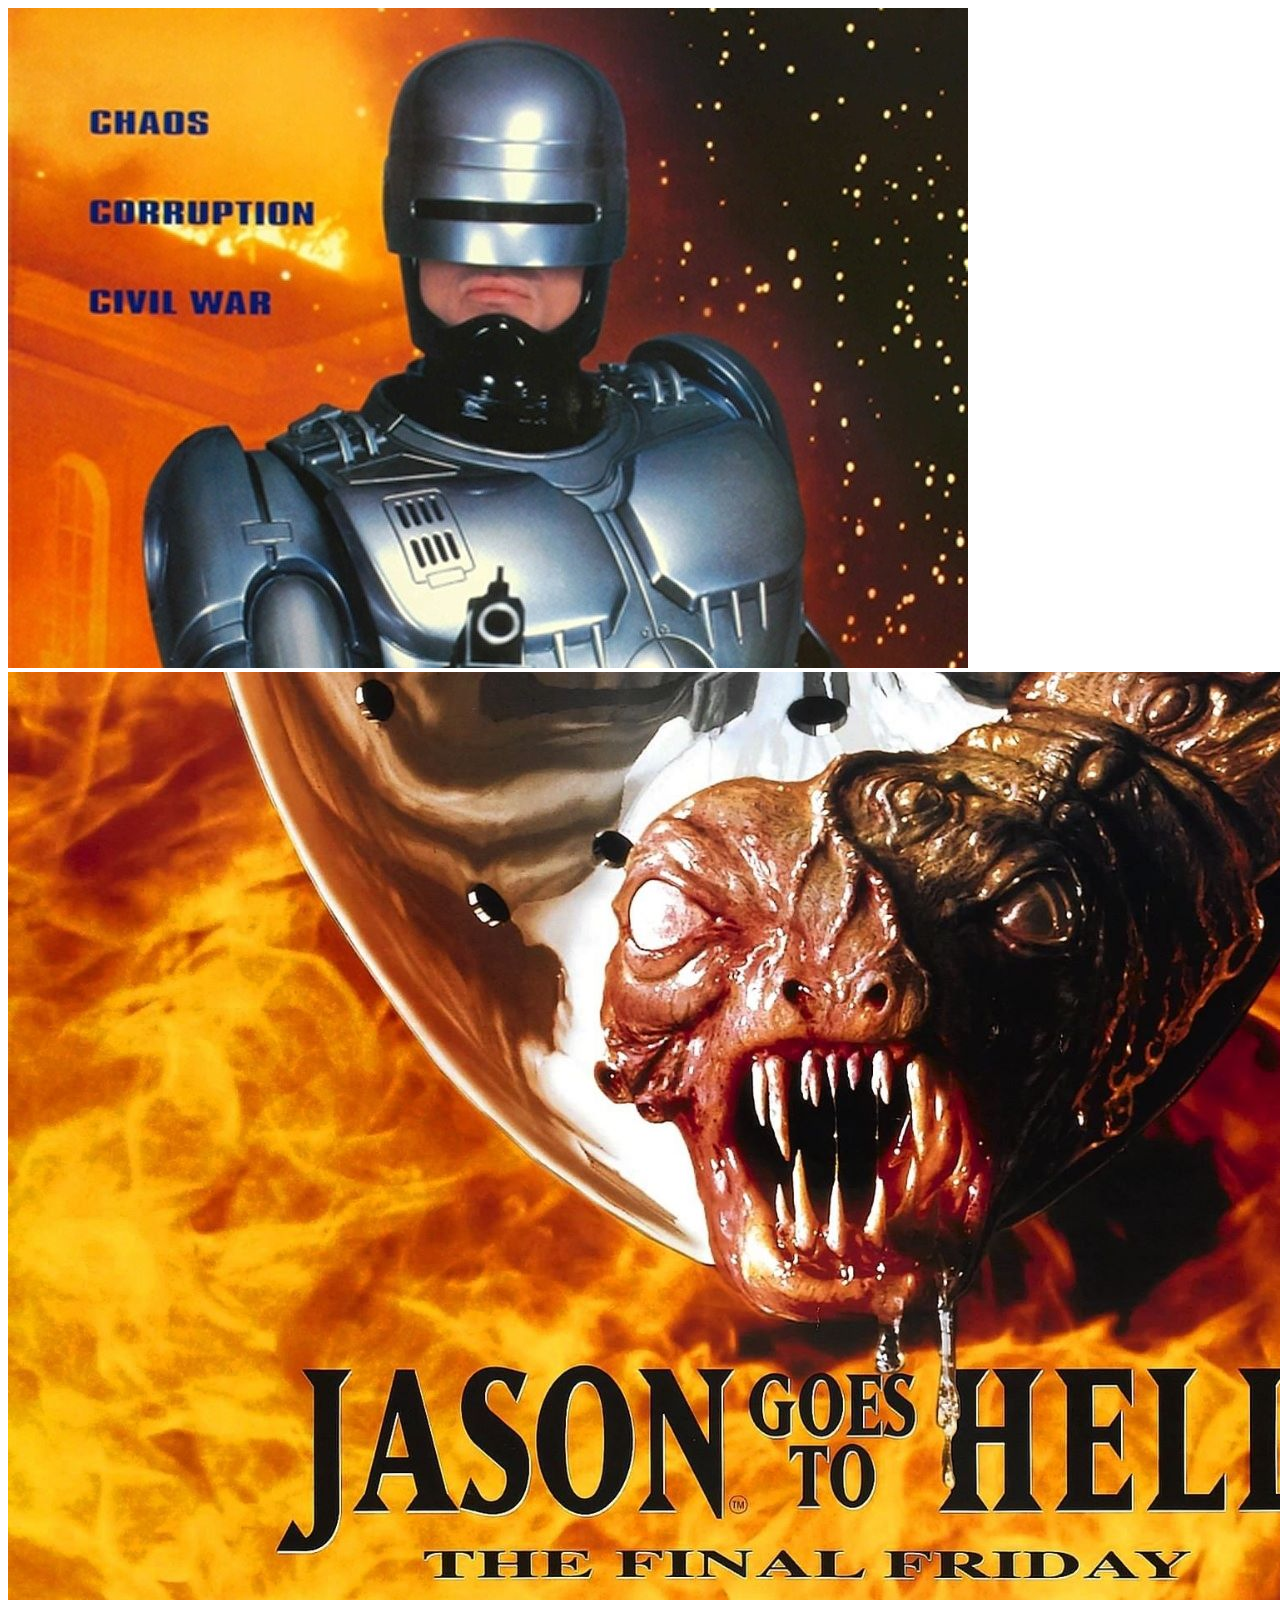
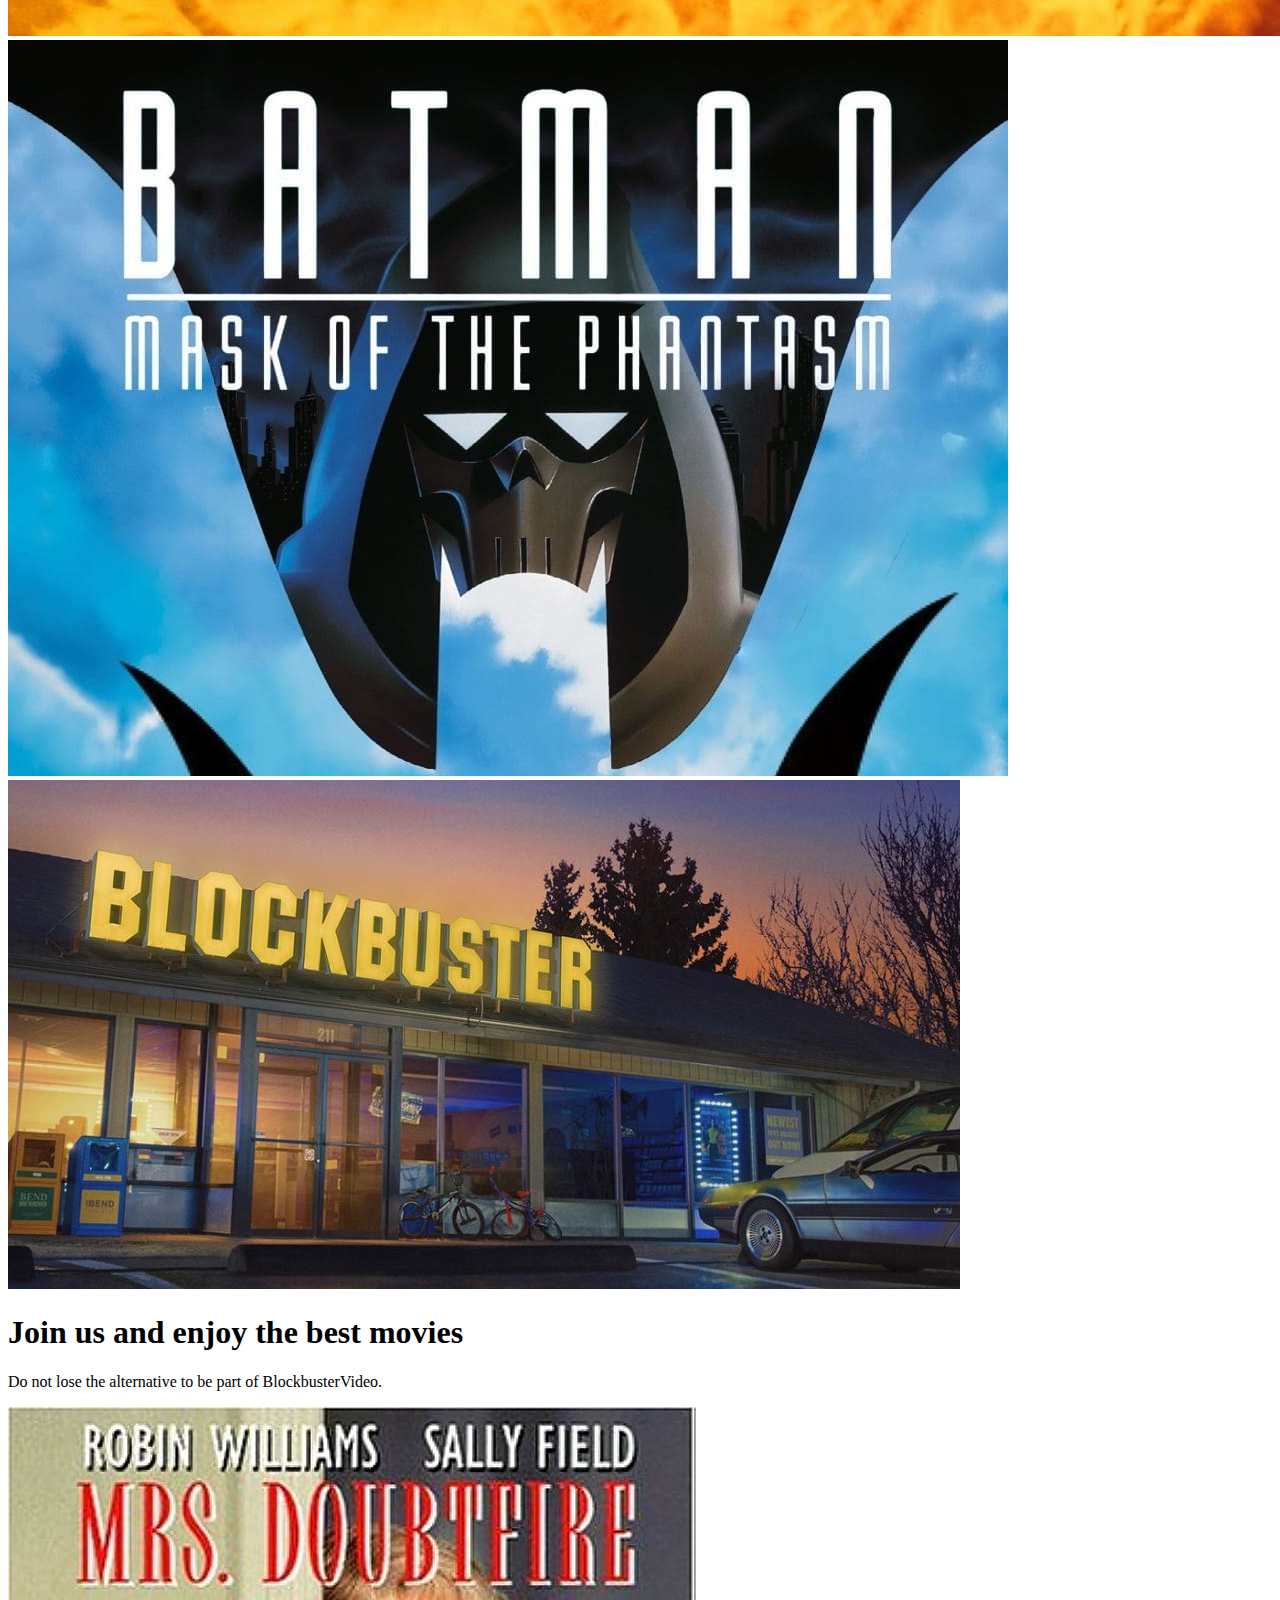
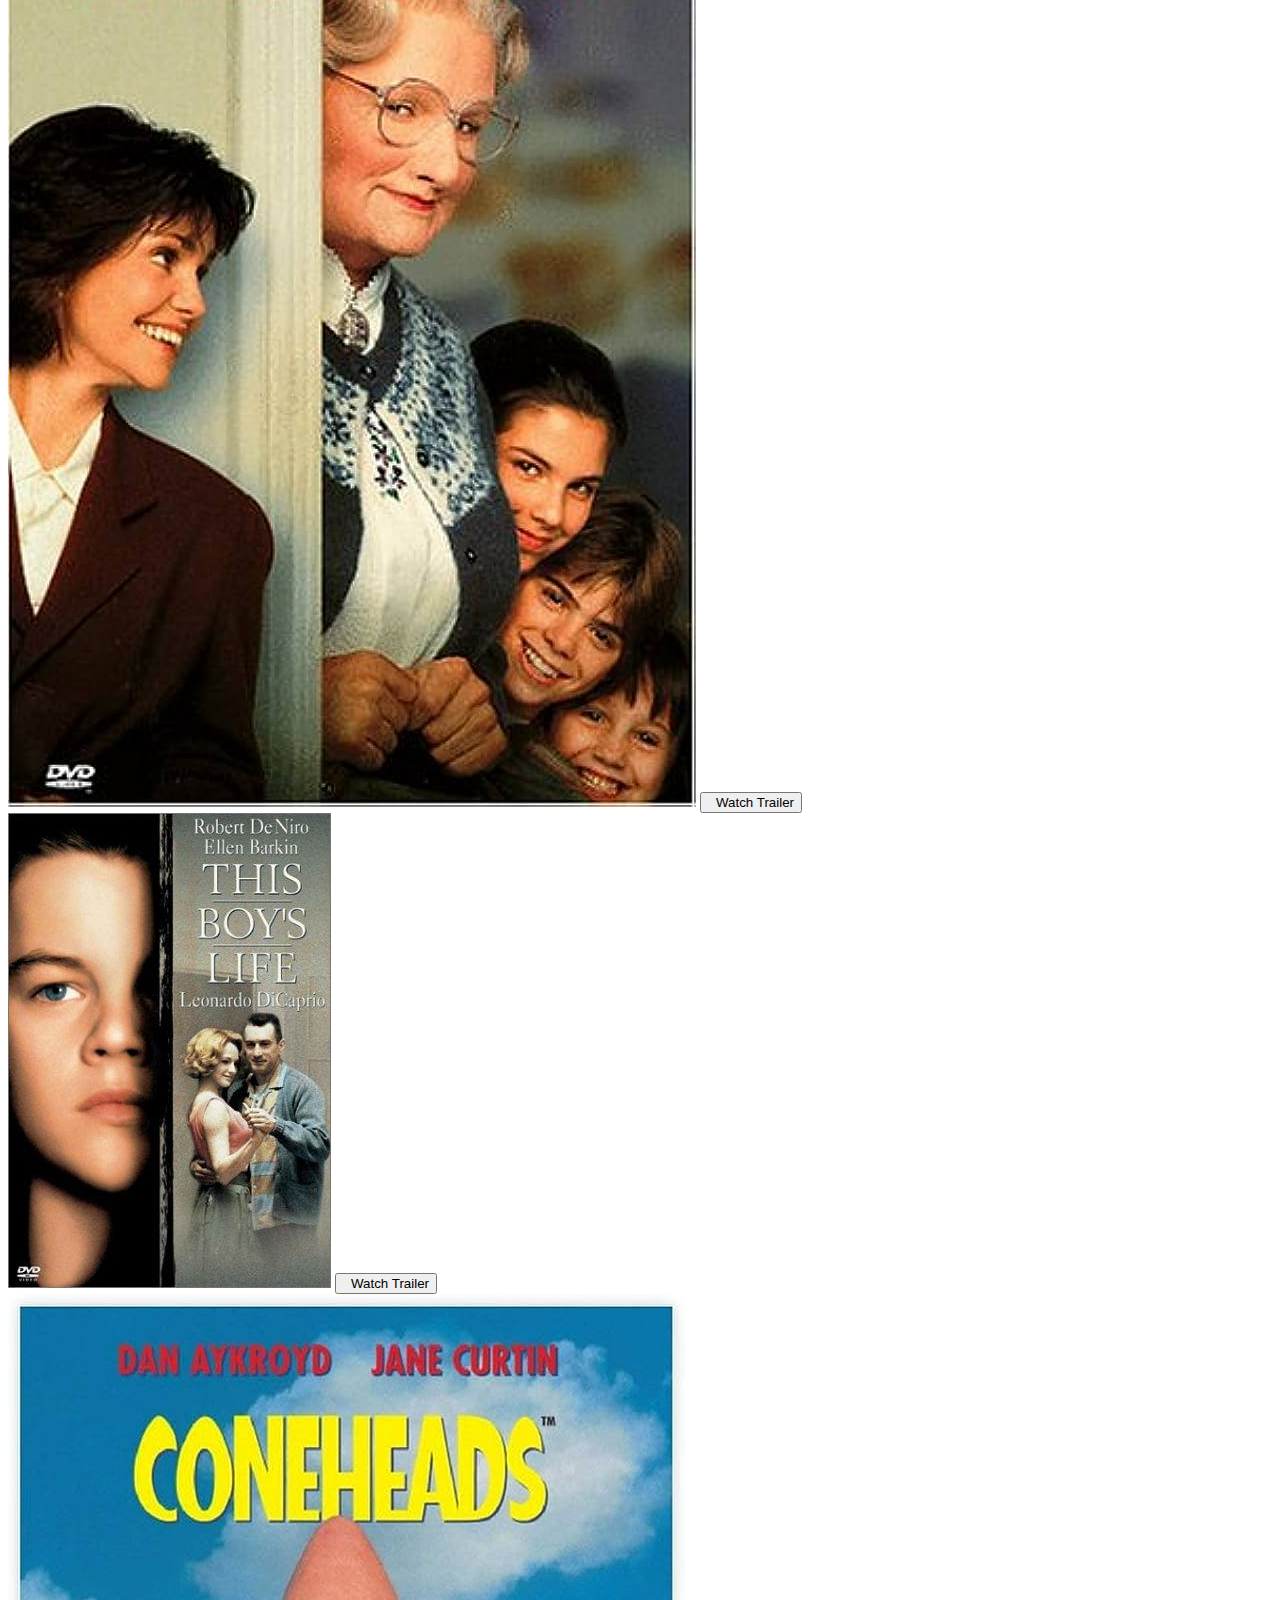
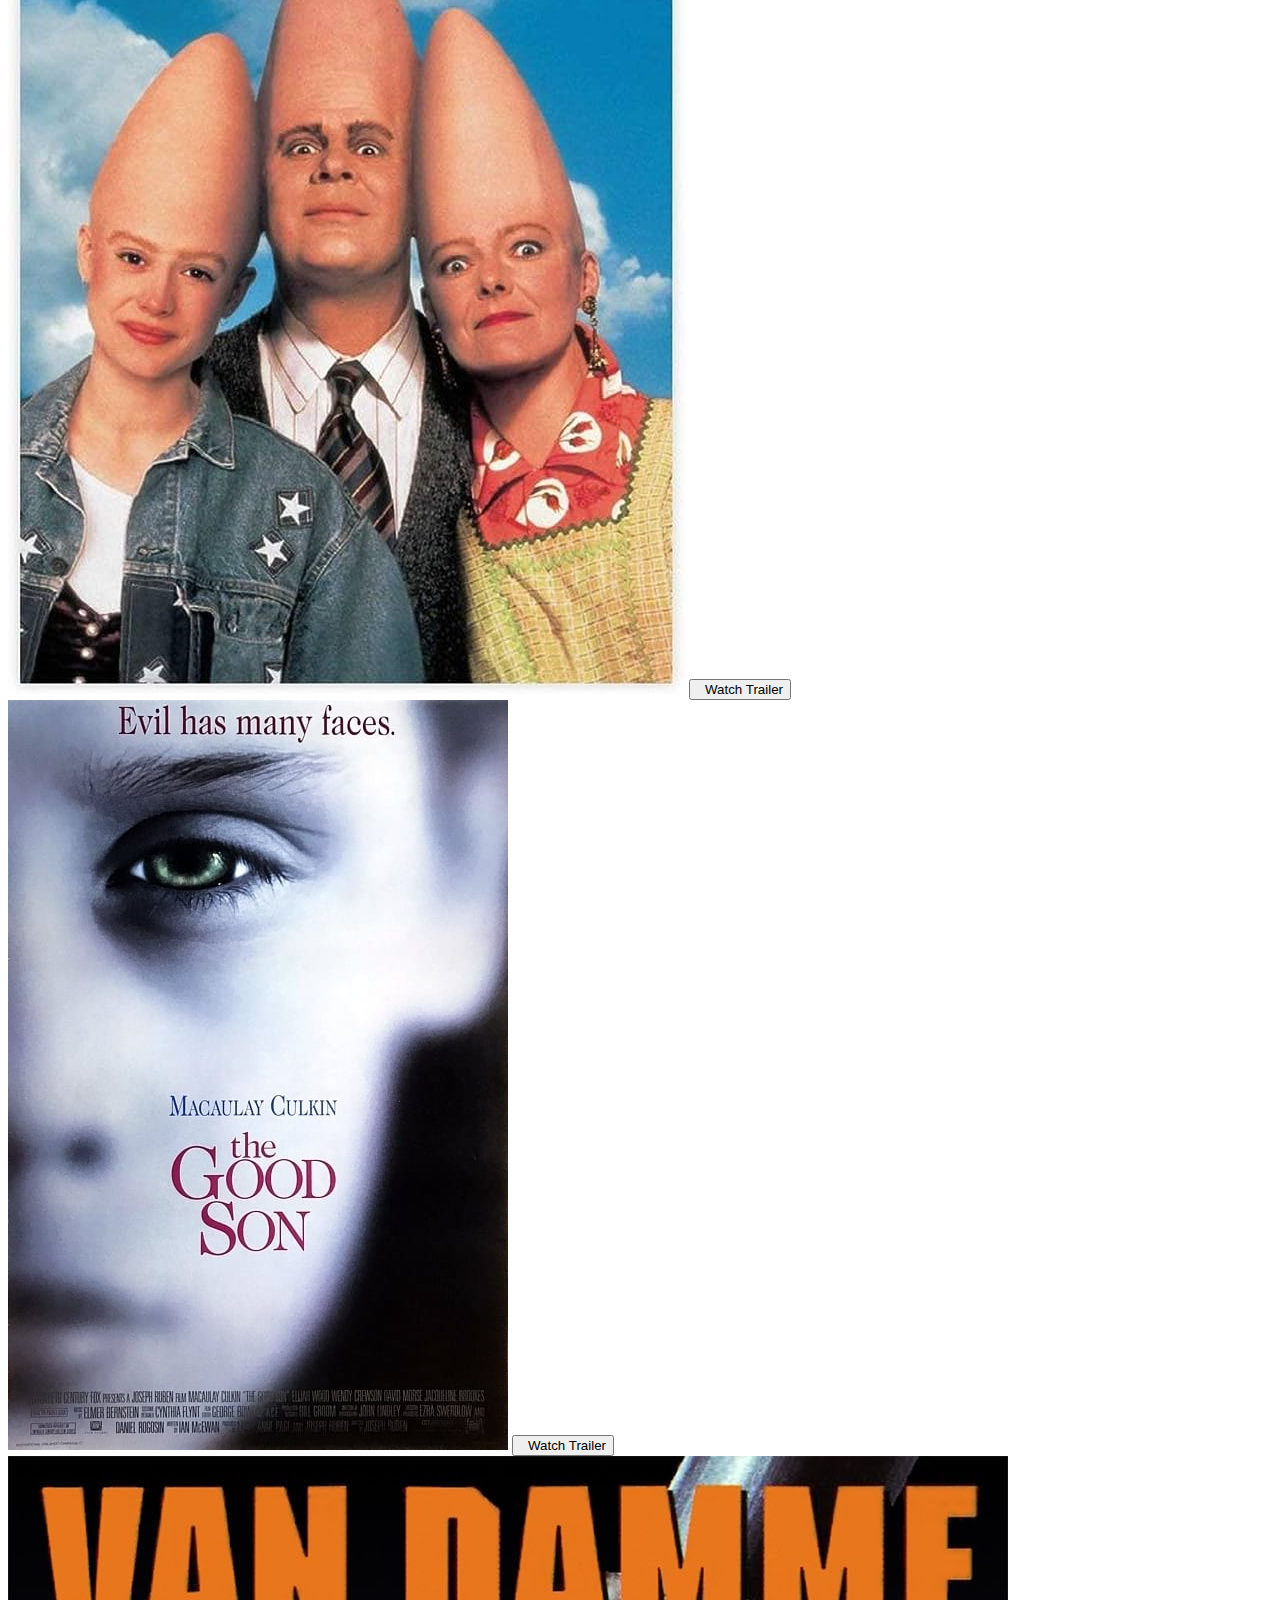
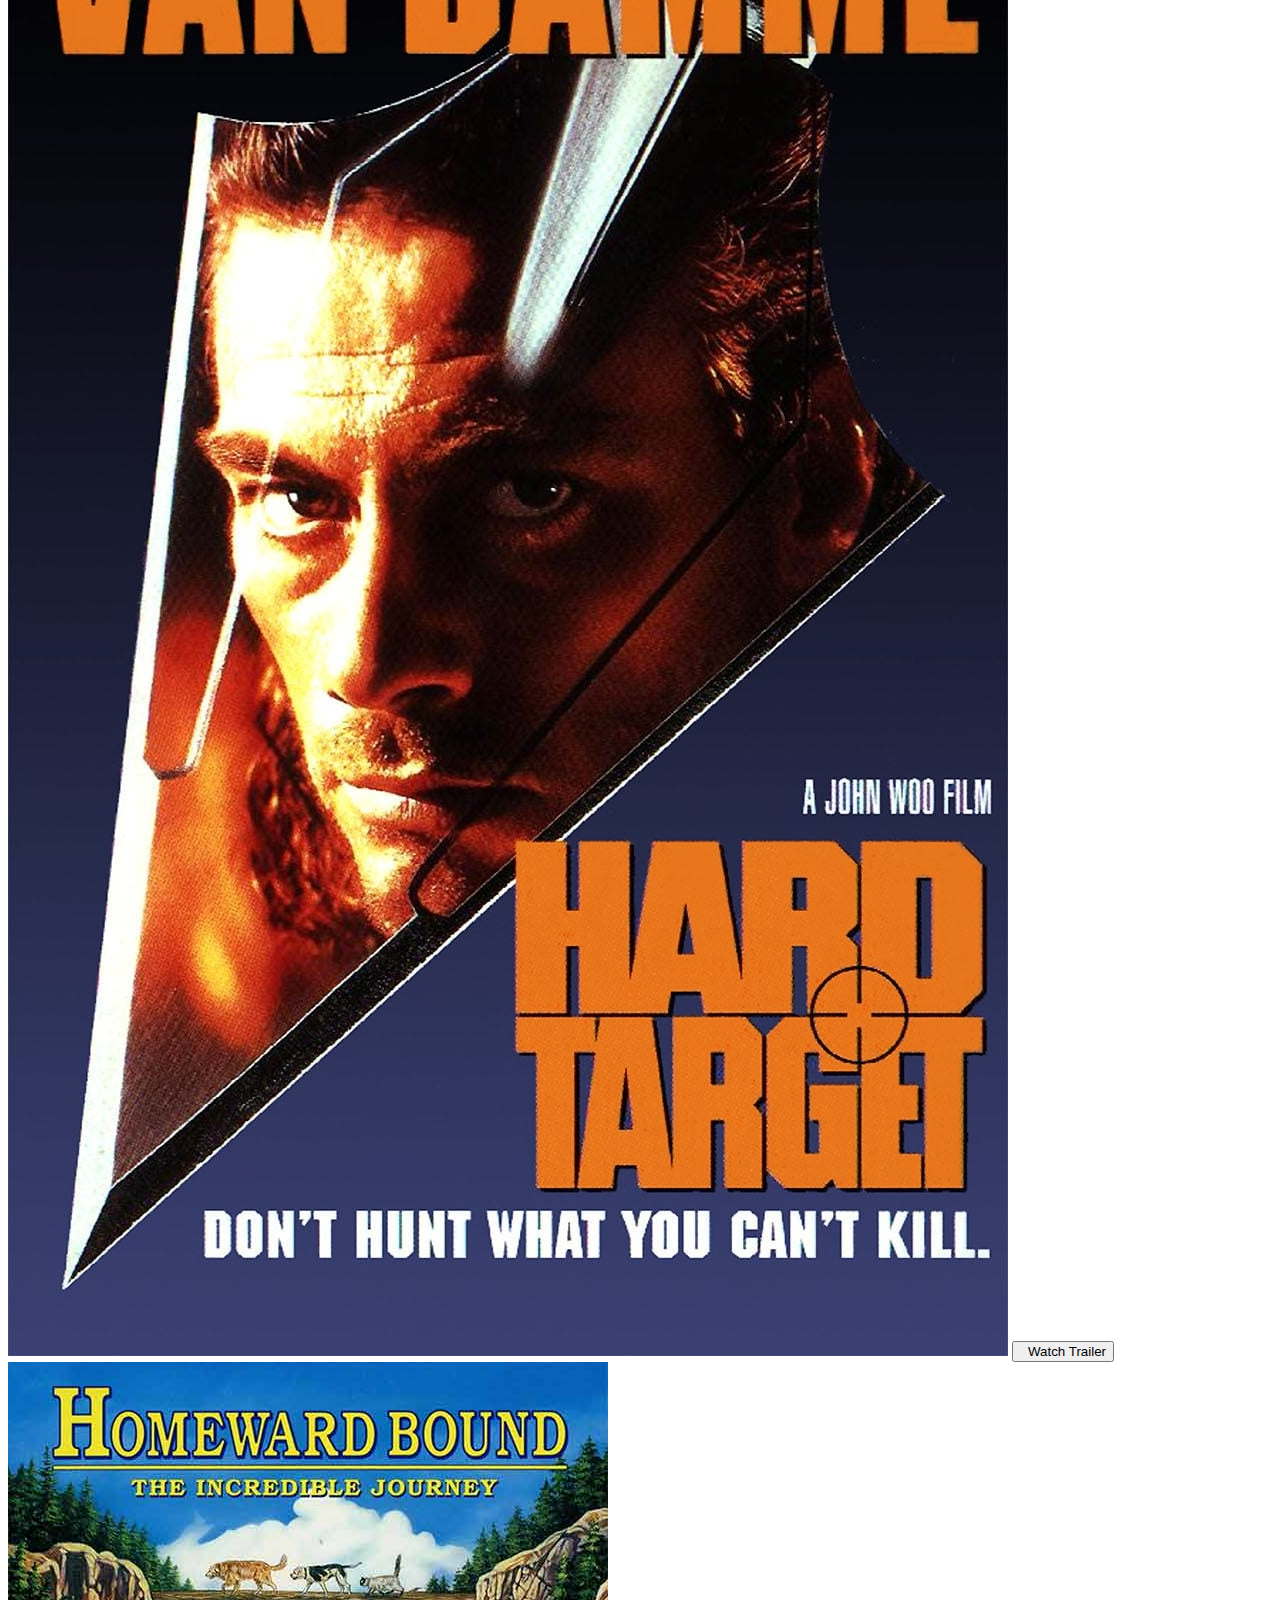
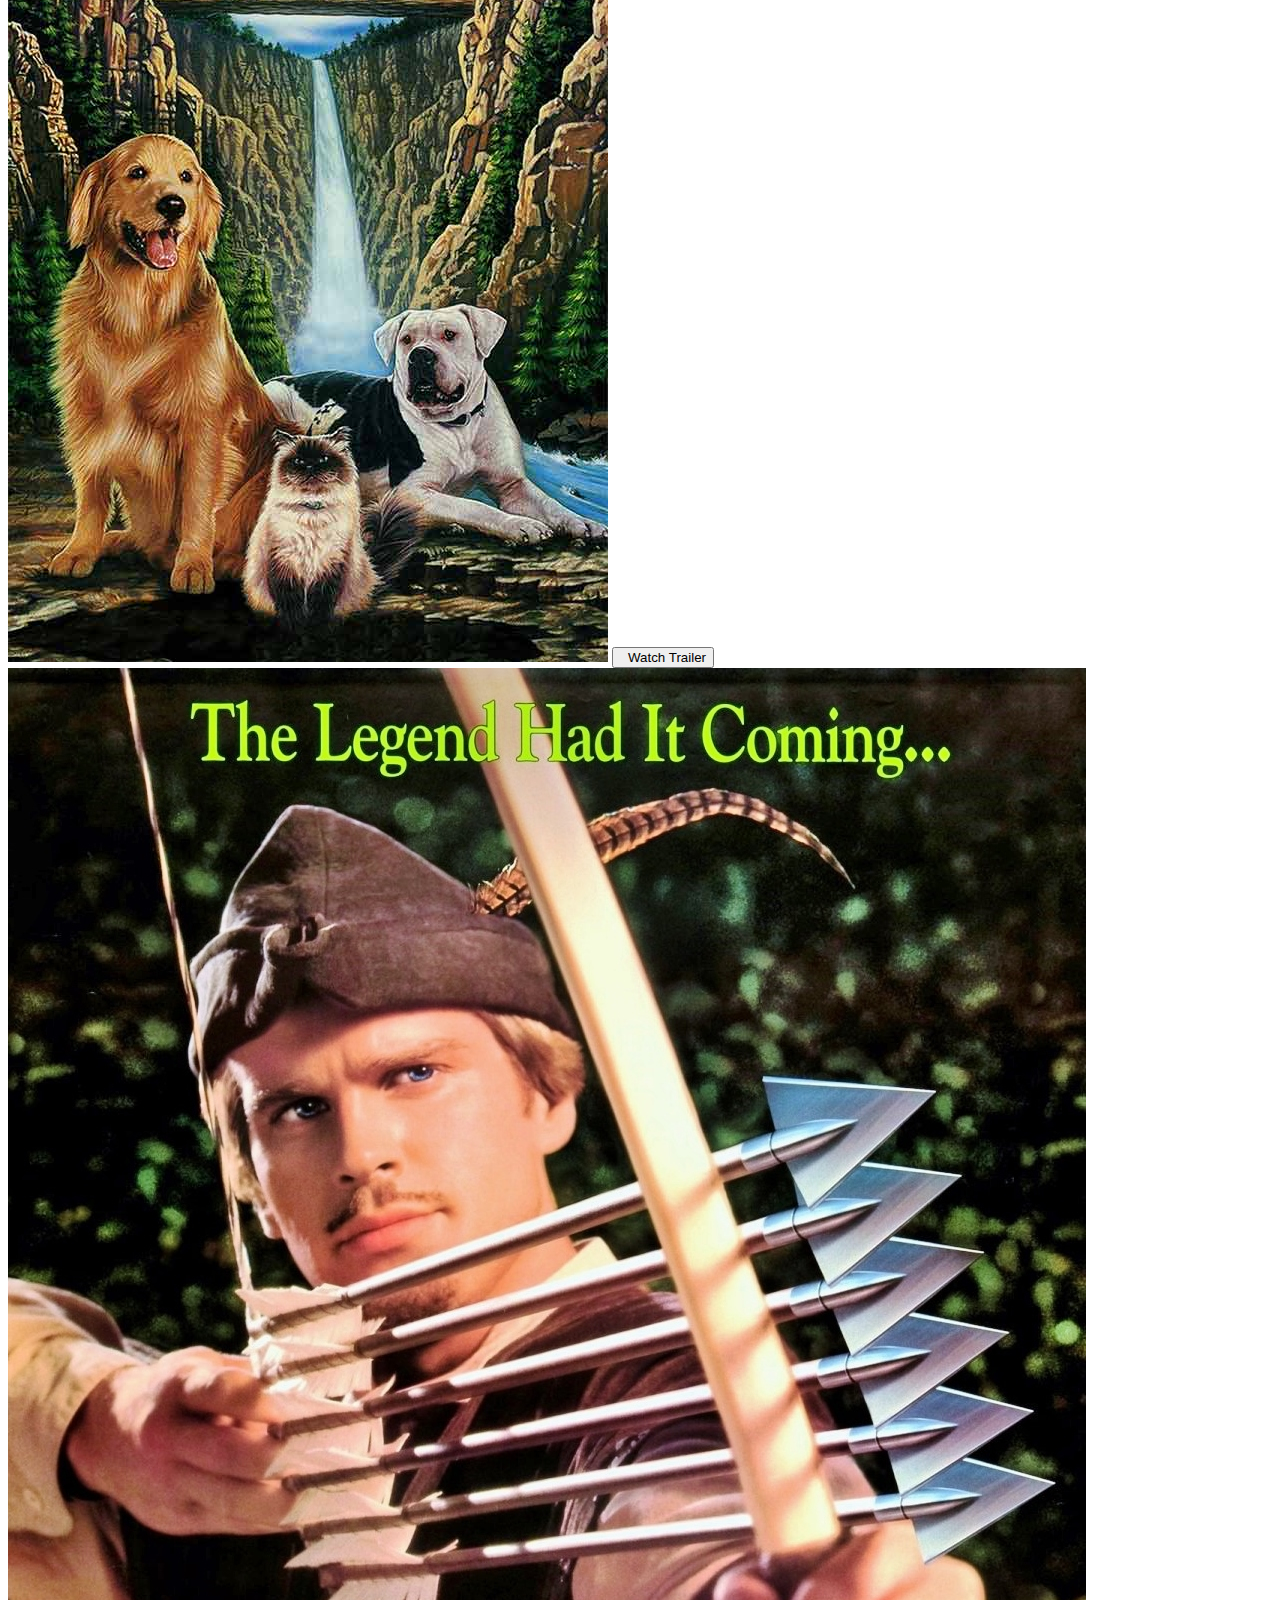
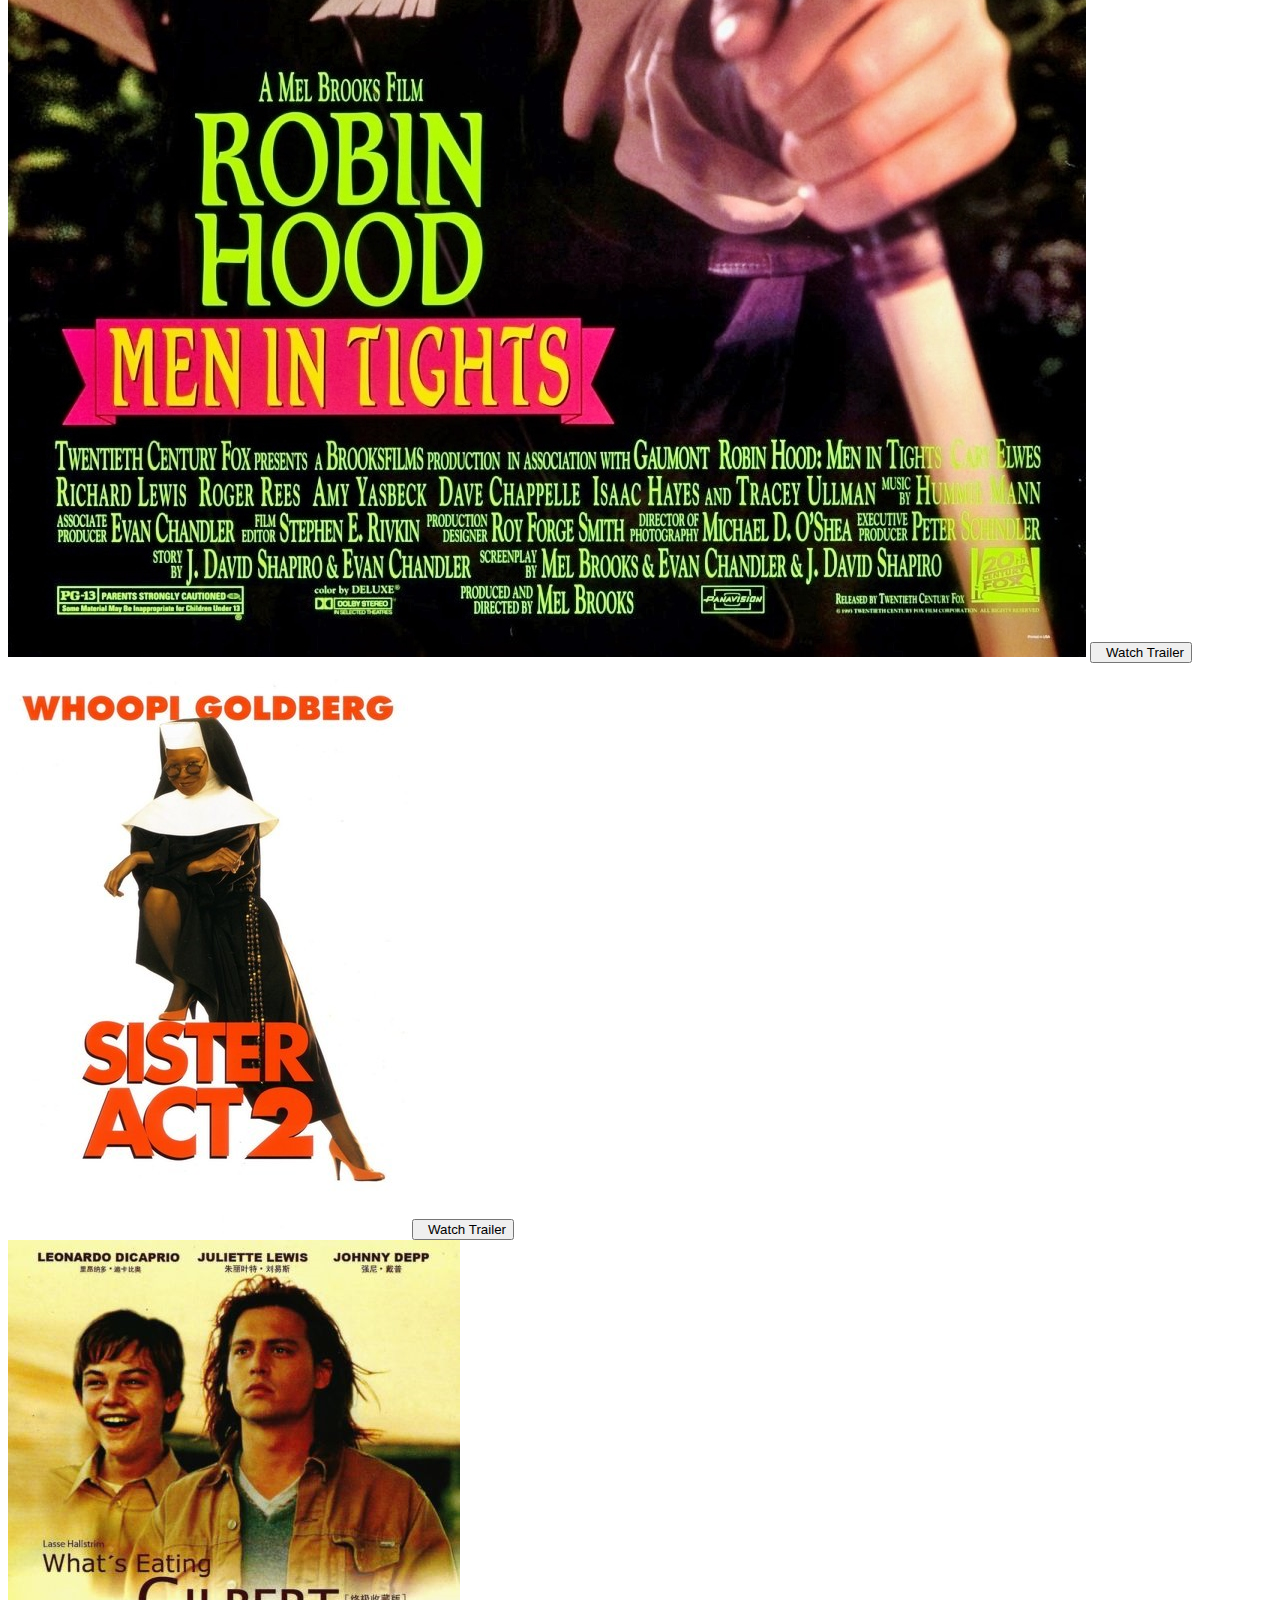
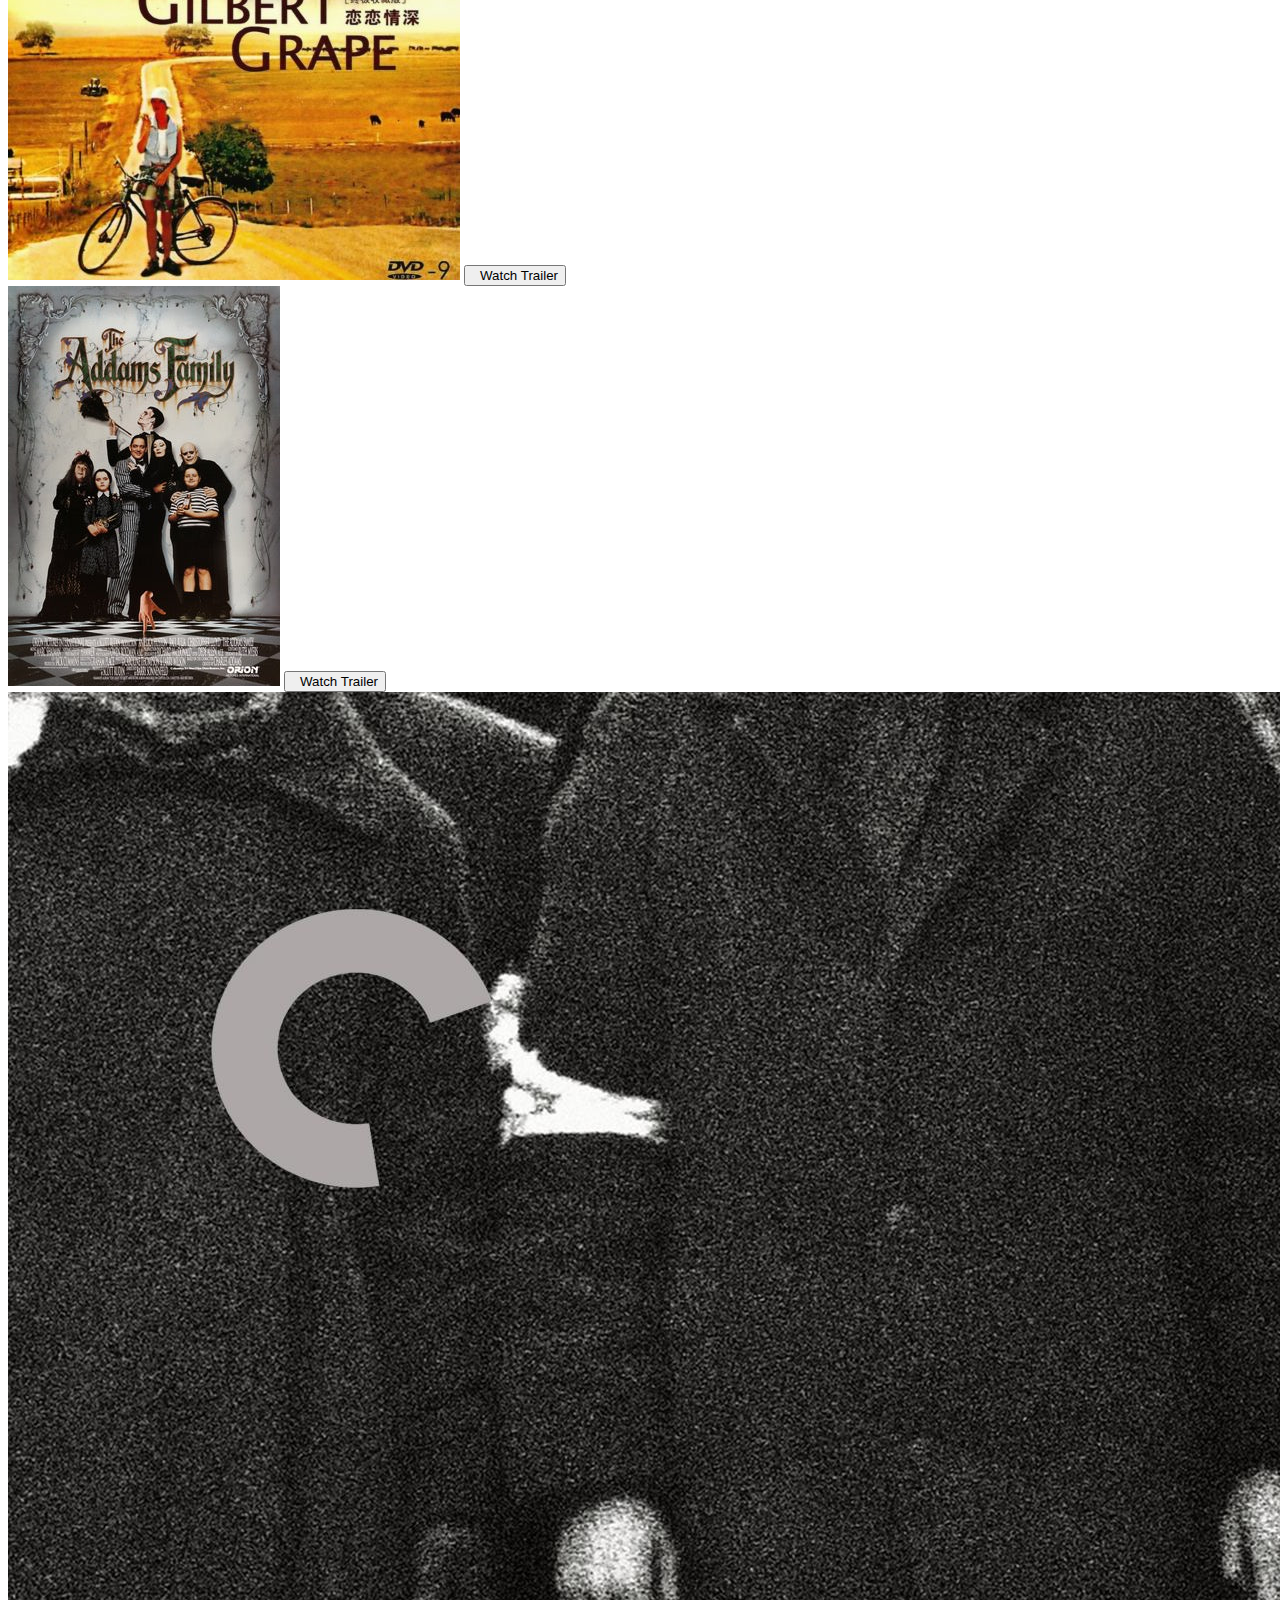
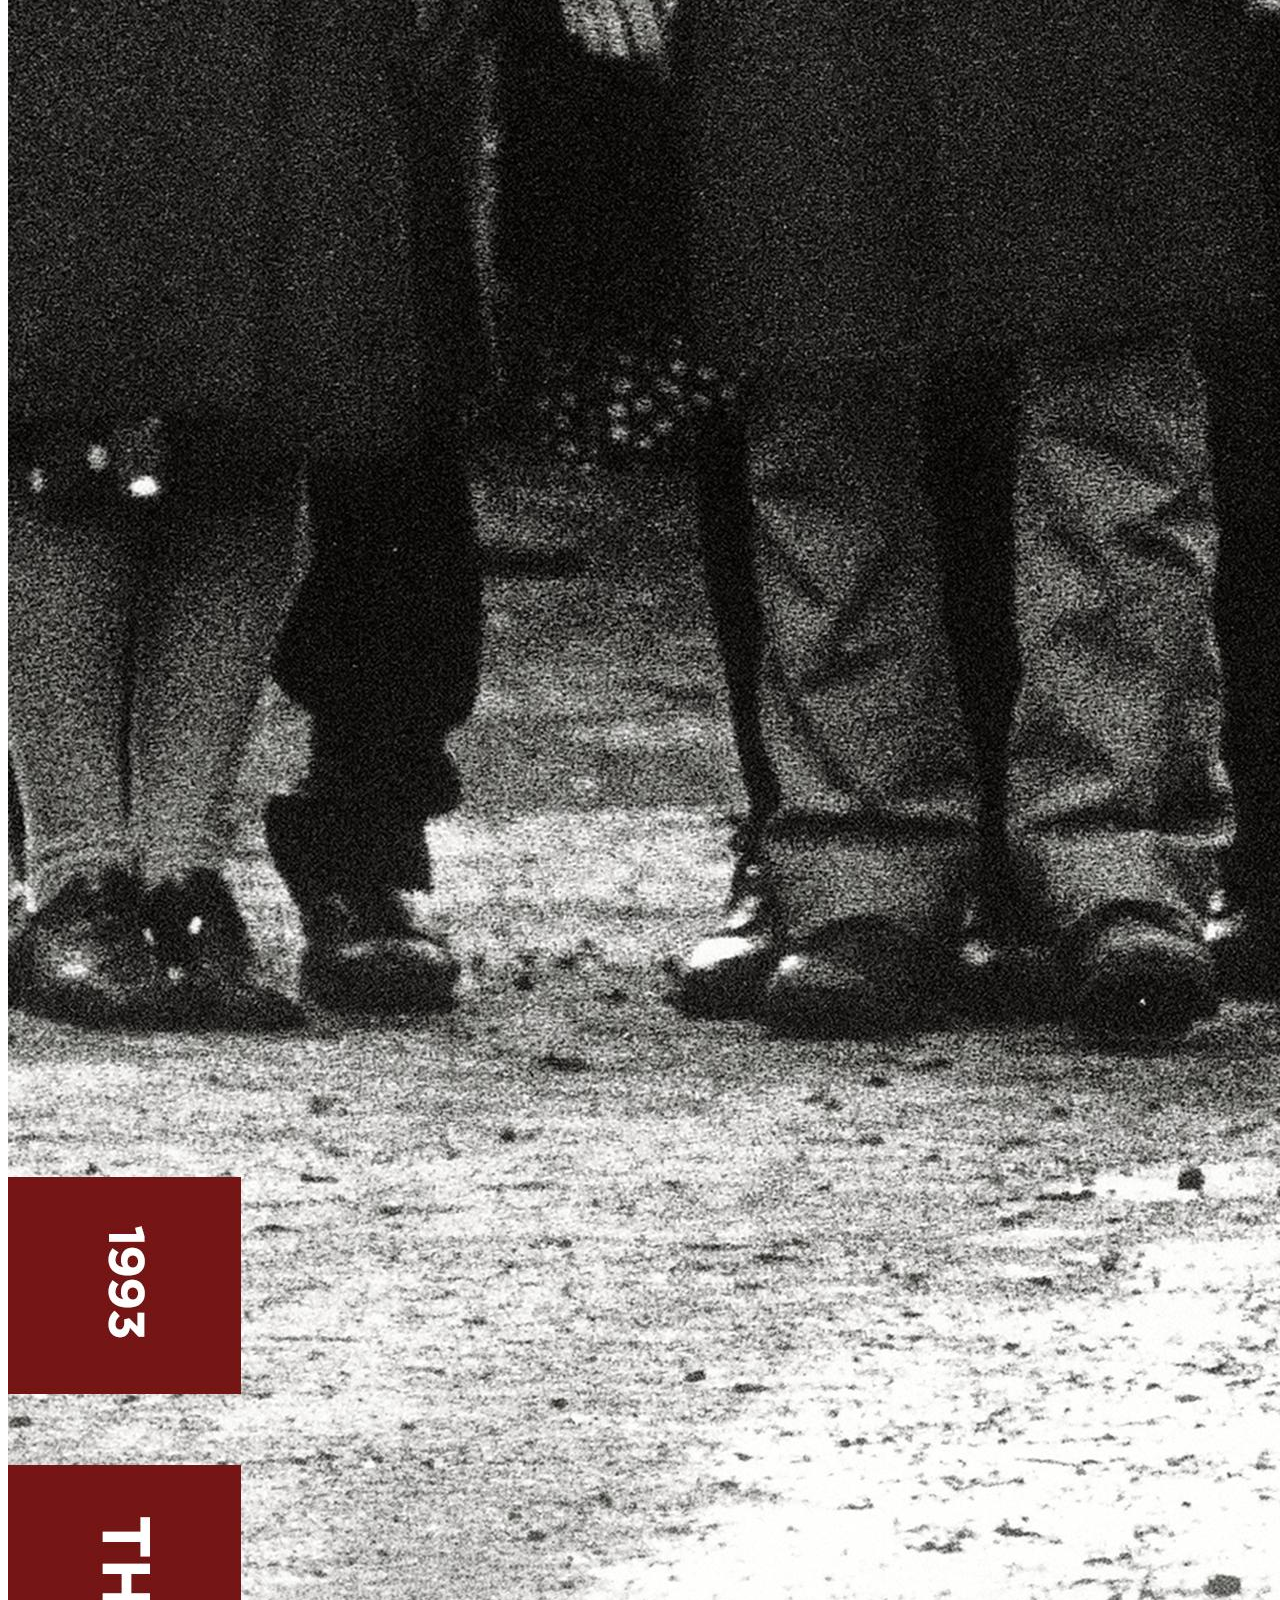
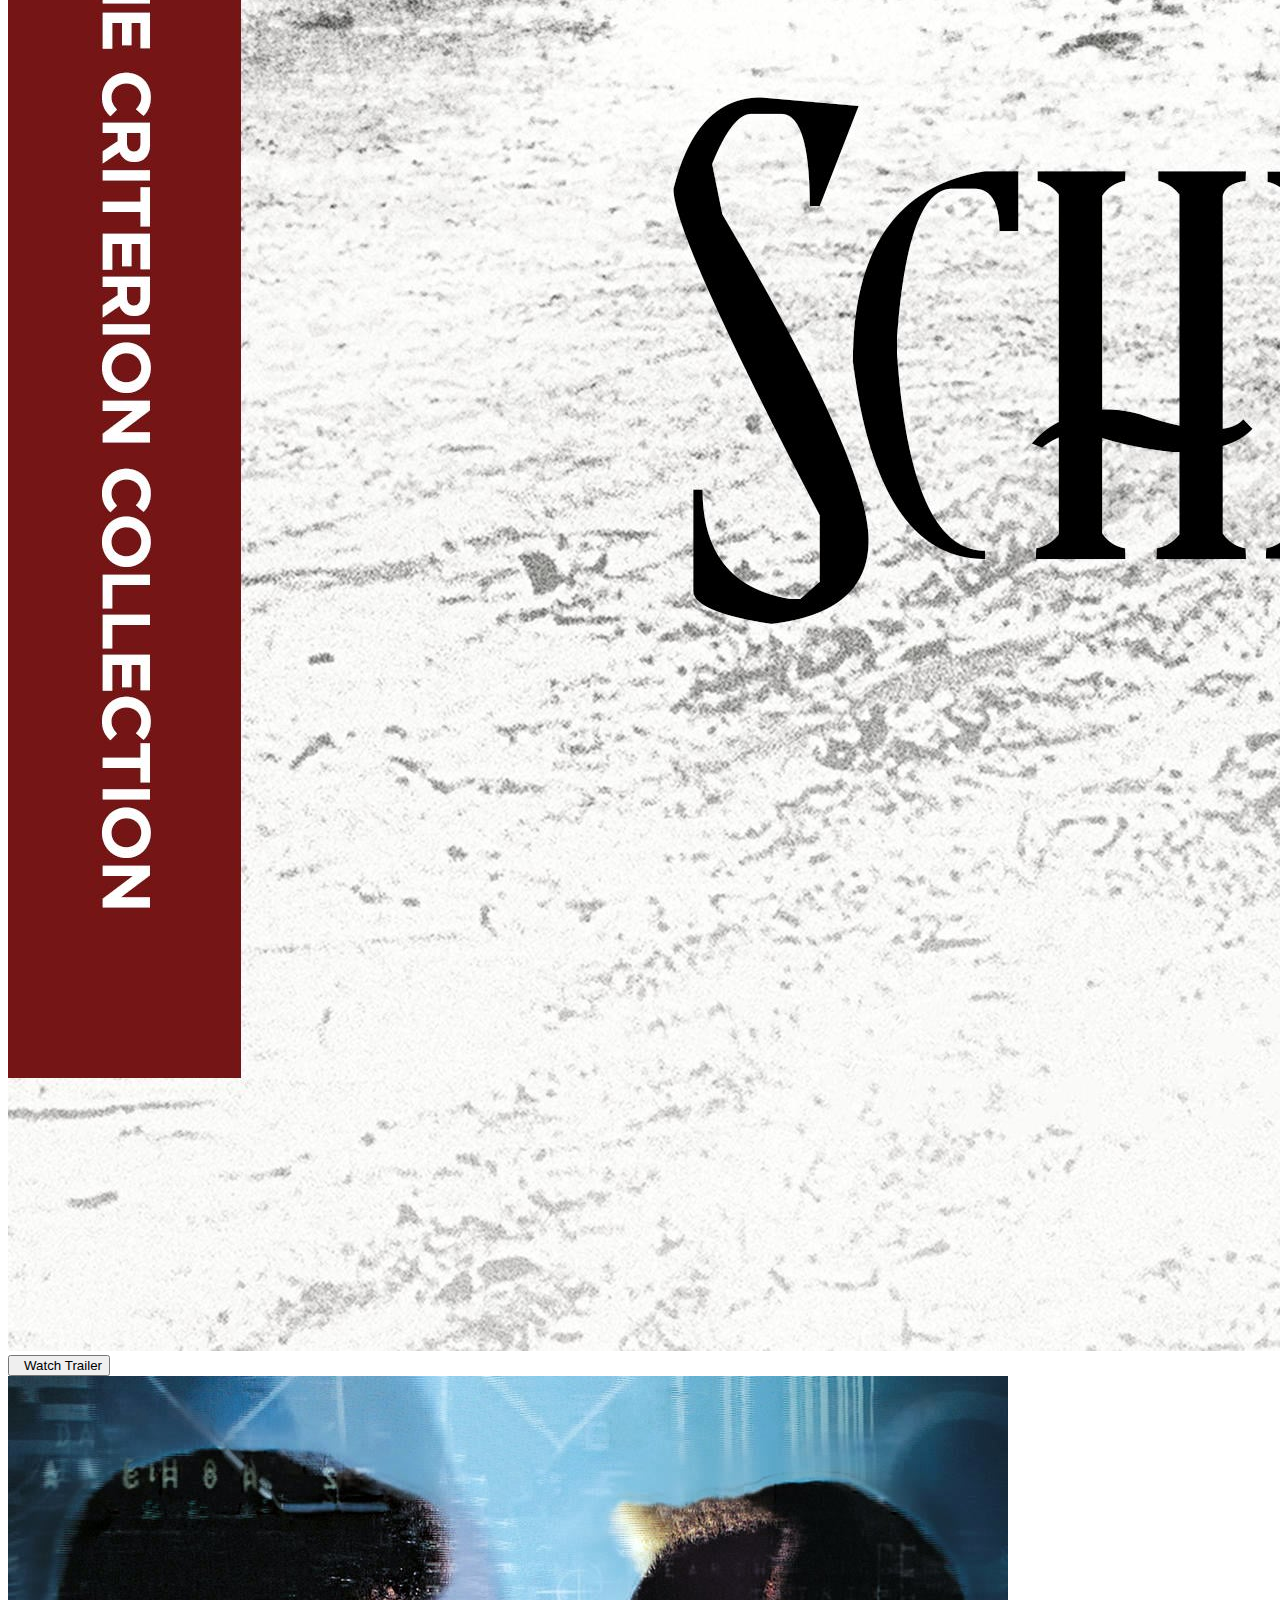
<file: Final-Project-Blockbuster[1]/Final-Project-Blockbuster/index.html>
<!doctype html>
<html lang="en">
<!-- This week we will be including our CSS and metadata using jQuery to include a file containing the information. -->

<head id="head">
  <title>Blockbuster Project</title>
  <meta name="description" content="Final Project">
  <!-- jQuery link This must be placed before the link to our custom js ... https://releases.jquery.com/ -->
  <script src="https://code.jquery.com/jquery-3.7.0.min.js"
    integrity="sha256-2Pmvv0kuTBOenSvLm6bvfBSSHrUJ+3A7x6P5Ebd07/g=" crossorigin="anonymous"></script>
  <!-- add our custom js file -->
  <script type="text/javascript" src="./JS/custom-js.js"></script>
  <!-- customer js -->
  <script type="text/javascript" src="./JS/app.js"></script>
</head>

<body class="index-body">
  <header id="header"></header>
  <main>

    <!-- Carousel elements + images -->
    <section class="carousel-container">
      <div class="carousel">
        <img src="./img/WhatsApp Image 2023-08-11 at 2.03.50 PM (1).jpeg" alt="Movie 1">
        <img src="./img/WhatsApp Image 2023-08-11 at 2.03.50 PM.jpeg" alt="Movie 2">
        <img src="./img/WhatsApp Image 2023-08-11 at 2.03.51 PM.jpeg" alt="Movie 3">
        <img src="./img/bloackbuster-wallpaper1.jpg" alt="Movie 4">
      </div>
    </section>

    <!-- movies panel -->
    <section class="movies">
      <div>
        <h1>Join us and enjoy the best movies</h1>
        <p>Do not lose the alternative to be part of BlockbusterVideo.</p>
      </div>
    </section>
    <section class="list1">
      <div>
        <img src="./img/boubtfire.jpg" alt="boubtfire">
        <a href="https://youtu.be/3euGQ7-brs4" target="_blank"><button class="btnT"><i class="fa-solid fa-play"
              style="padding-right: 8px;"></i>Watch Trailer</button></a>
      </div>
      <div>
        <img src="./img/boys.jpg" alt="Boys">
        <a href="https://youtu.be/oZKbEw-C94U" target="_blank"><button class="btnT"><i class="fa-solid fa-play"
              style="padding-right: 8px;"></i>Watch Trailer</button></a>
      </div>
      <div>
        <img src="./img/Coneheads.jpg" alt="Coneheads">
        <a href="https://youtu.be/j15rPm4i-t8" target="_blank"><button class="btnT"><i class="fa-solid fa-play"
              style="padding-right: 8px;"></i>Watch Trailer</button></a>
      </div>
      <div>
        <img src="./img/Good.jpg" alt="Good">
        <a href="https://youtu.be/Wv2Dg9LcNZo" target="_blank"><button class="btnT"><i class="fa-solid fa-play"
              style="padding-right: 8px;"></i>Watch Trailer</button></a>
      </div>
    </section>
    <section class="list2">
      <div>
        <img src="./img/Hard.jpg" alt="Hard">
        <a href="https://youtu.be/buvCU7fXBVQ" target="_blank"><button class="btnT"><i class="fa-solid fa-play"
              style="padding-right: 8px;"></i>Watch Trailer</button></a>
      </div>
      <div>
        <img src="./img/HomeWard.jpg" alt="HomeWard">
        <a href="https://youtu.be/4DPbIzKVS9k" target="_blank"><button class="btnT"><i class="fa-solid fa-play"
              style="padding-right: 8px;"></i>Watch Trailer</button></a>
      </div>
      <div>
        <img src="./img/Robin hood.jpg" alt="Robin">
        <a href="https://youtu.be/rL_aElj93ws" target="_blank"><button class="btnT"><i class="fa-solid fa-play"
              style="padding-right: 8px;"></i>Watch Trailer</button></a>
      </div>
      <div>
        <img src="./img/Sister.jpg" alt="Sister">
        <a href="https://youtu.be/BTBnCfNpQlg" target="_blank"><button class="btnT"><i class="fa-solid fa-play"
              style="padding-right: 8px;"></i>Watch Trailer</button></a>
      </div>
    </section>
    <section class="list3">
      <div>
        <img src="./img/gilbert.png" alt="gilbert">
        <a href="https://youtu.be/nCsVjQaNV0E" target="_blank"><button class="btnT"><i class="fa-solid fa-play"
              style="padding-right: 8px;"></i>Watch Trailer</button></a>
      </div>
      <div>
        <img src="./img/addams.jpg" alt="addams">
        <a href="https://youtu.be/EisokUNMfeA" target="_blank"><button class="btnT"><i class="fa-solid fa-play"
              style="padding-right: 8px;"></i>Watch Trailer</button></a>
      </div>
      <div>
        <img src="./img/schindlers.jpg" alt="schindlers">
        <a href="https://youtu.be/gG22XNhtnoY" target="_blank"><button class="btnT"><i class="fa-solid fa-play"
              style="padding-right: 8px;"></i>Watch Trailer</button></a>
      </div>
      <div>
        <img src="./img/demolition.jpg" alt="demolition">
        <a href="https://youtu.be/0B5v6QZ5R3g" target="_blank"><button class="btnT"><i class="fa-solid fa-play"
              style="padding-right: 8px;"></i>Watch Trailer</button></a>
      </div>
    </section>

    <!-- options to watch -->
    <section class="mainW">
      <div>
        <h1>Available on your favourite devices</h1>
      </div>
      <section class="titleW">
        <div class="options">
          <i class="fa-solid fa-tv fa-2xl"></i>
          <h2>TV</h2>
          <ul class="menuW">
            <li>Vizio SmartCast TV</li>
            <li>Amazon Fire TV</li>
            <li>Apple TV</li>
            <li>Chromecast</li>
            <li>Samsung</li>
          </ul>
        </div>
        <div class="options">
          <i class="fa-solid fa-laptop fa-2xl"></i>
          <h2>COMPUTER</h2>
          <ul class="menuW">
            <li>Chrome OS</li>
            <li>MacOS</li>
            <li>Windows PC</li>
          </ul>
        </div>
        <div class="options">
          <i class="fa-solid fa-mobile fa-2xl"></i>
          <h2>Mobile & Tablet</h2>
          <ul class="menuW">
            <li>Amazon Fire Tablets</li>
            <li>Android Phones & Tablets</li>
            <li>iPhone & iPad</li>
          </ul>
        </div>
        <div class="options">
          <i class="fa-solid fa-gamepad fa-2xl"></i>
          <h2>Game Consoles</h2>
          <ul class="menuW">
            <li>PS4</li>
            <li>PS5</li>
            <li>Xbox One</li>
            <li>Xbox Series S</li>
          </ul>
        </div>
      </section>
    </section>


    <!-- accordion on the main page for the user to have a simple version of the plan services -->
    <section class="mainaccordion">
      <div class="accordion">
        <div class="contentBox">
          <div class="label">Basic 480p</div>
          <div class="content">
            <ul>
              <li>1 device</li>
              <li>30-day free trial</li>
              <li>Good quality</li>
              <a class="btn" href="services.html">More Info</a>
            </ul>
          </div>
        </div>
      </div>

      <div class="accordion">
        <div class="contentBox">
          <div class="label">Standard 1080p</div>
          <div class="content">
            <ul>
              <li>3 devices</li>
              <li>60-day free trial</li>
              <li>HD Quality</li>
              <a class="btn" href="services.html">More Info</a>
            </ul>
          </div>
        </div>
      </div>
      <div class="accordion">
        <div class="contentBox">
          <div class="label">Premium 4K HDR+</div>
          <div class="content">
            <ul>
              <li>4+ Devices</li>
              <li>90-day free trial</li>
              <li>4K Quality</li>
              <a class="btn" href="services.html">More Info</a>
            </ul>
          </div>
        </div>
      </div>
    </section>

  </main>

  <footer id="footer"></footer>
</body>

</html>
</file>
